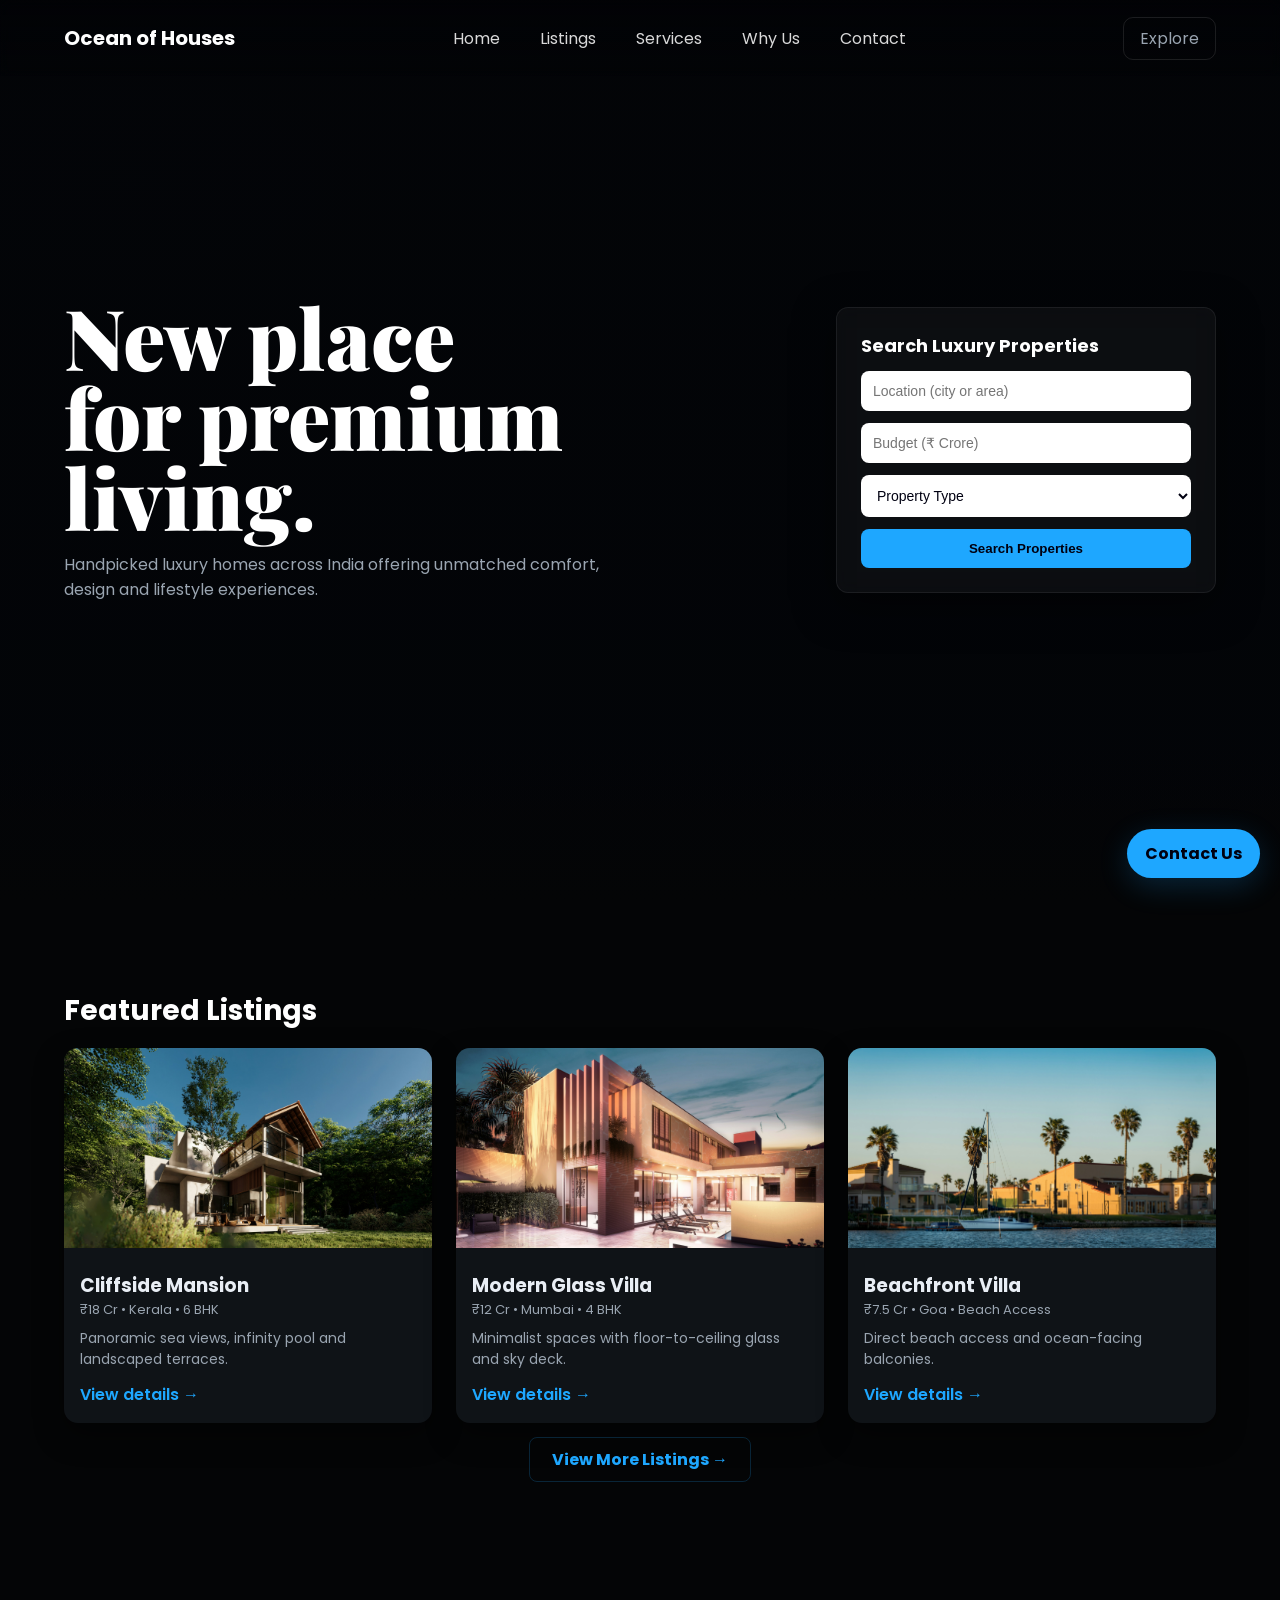
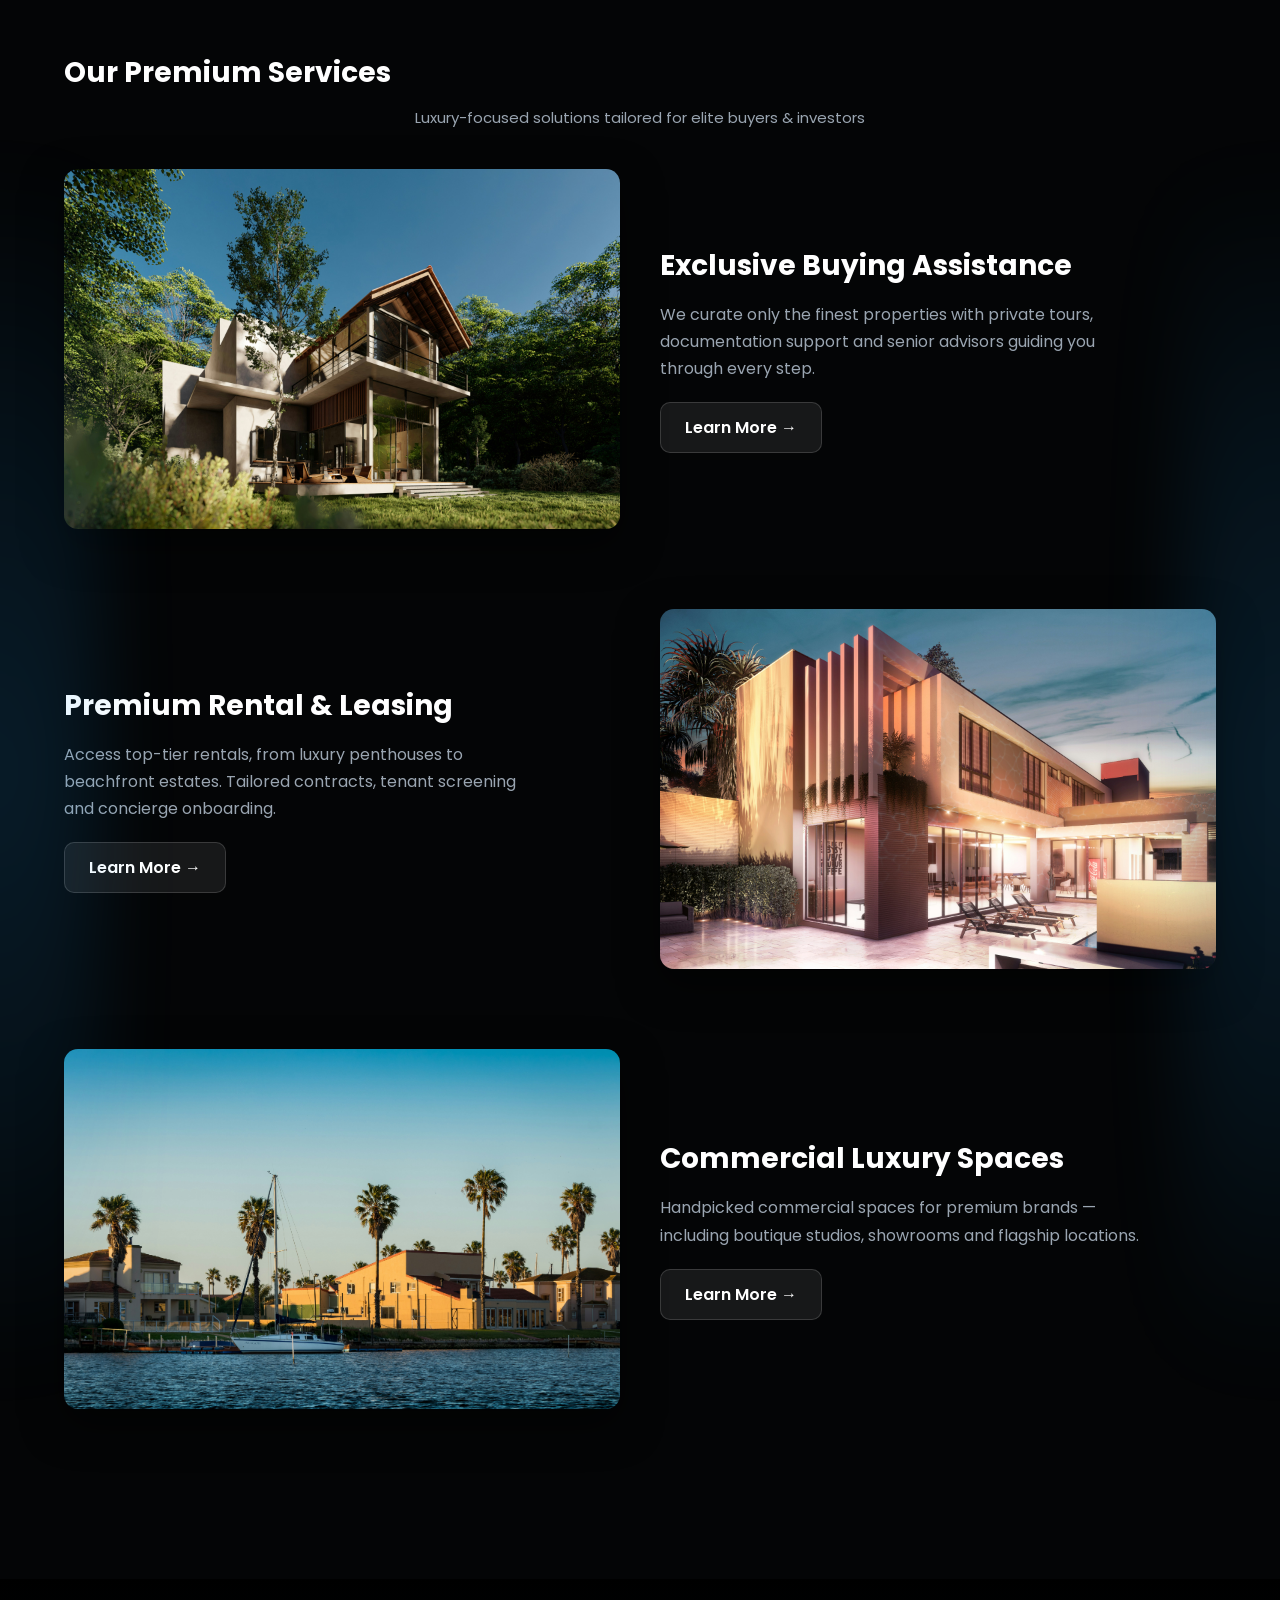
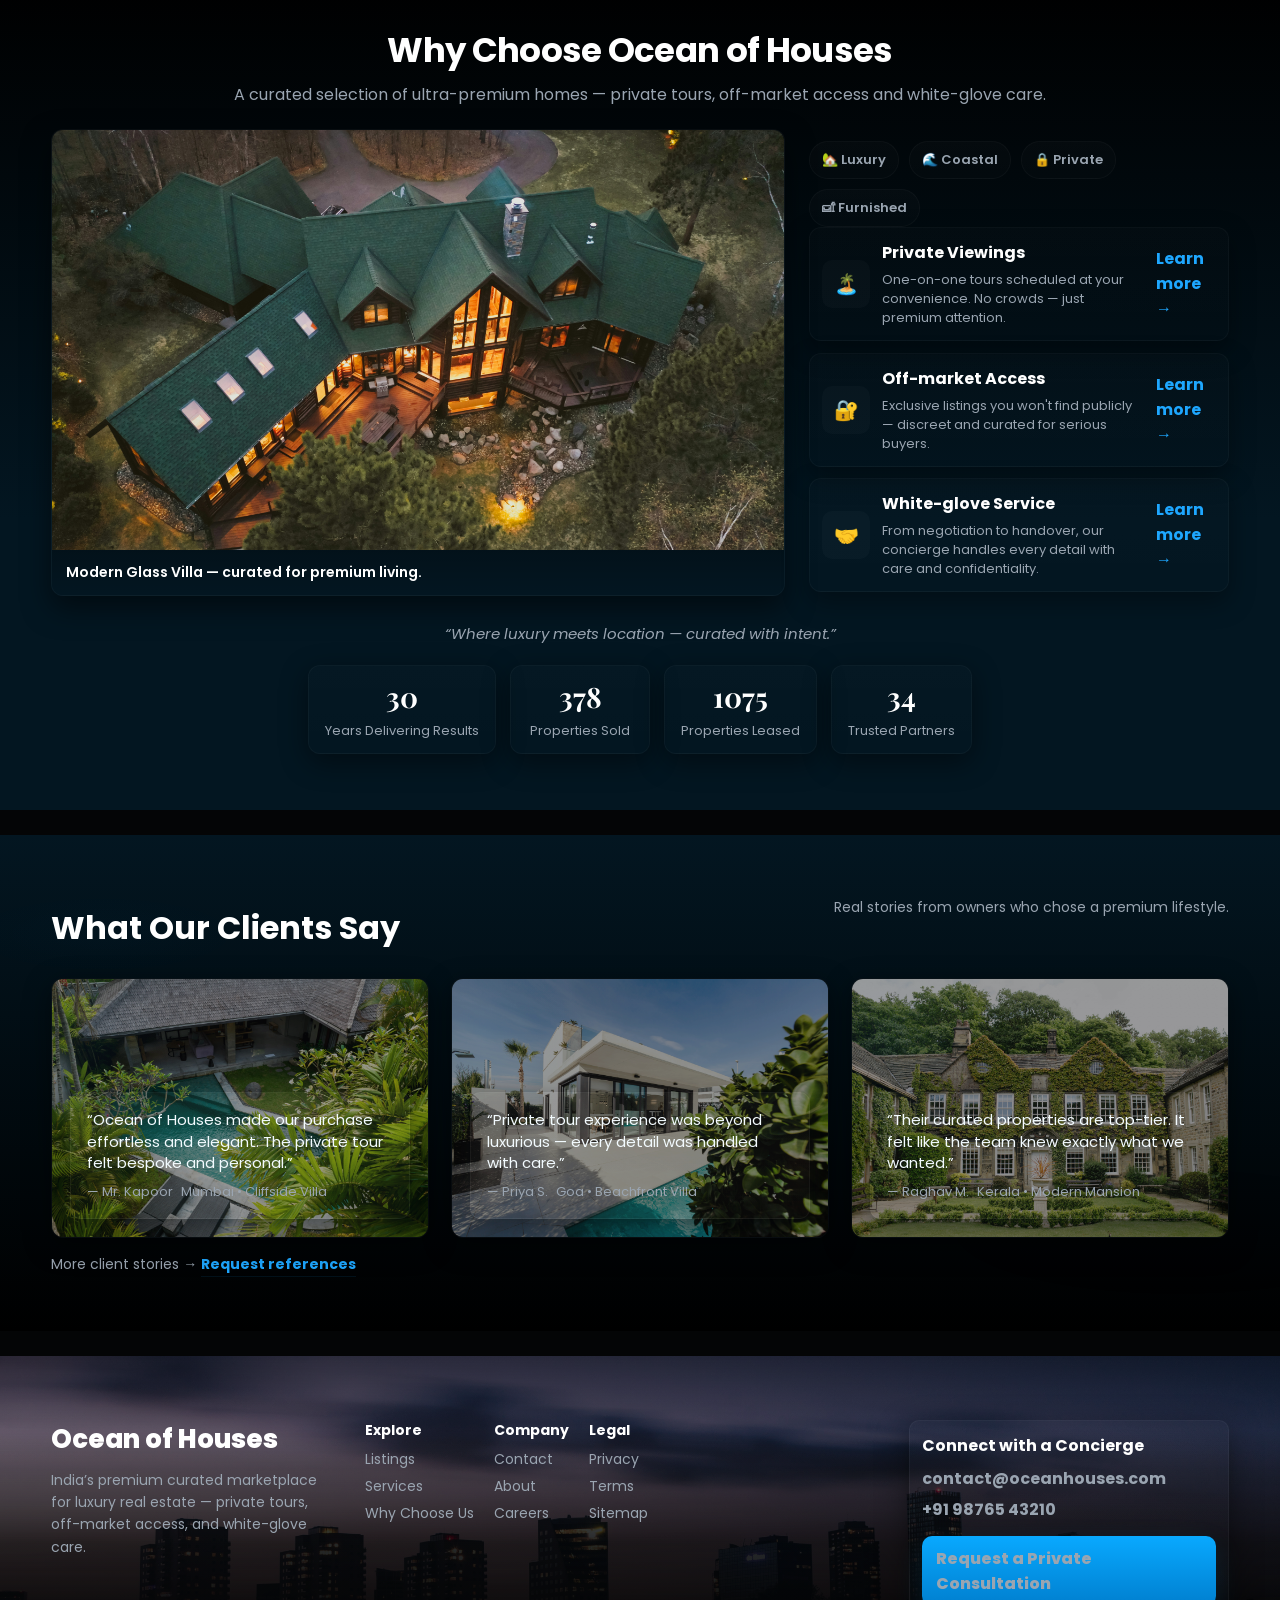
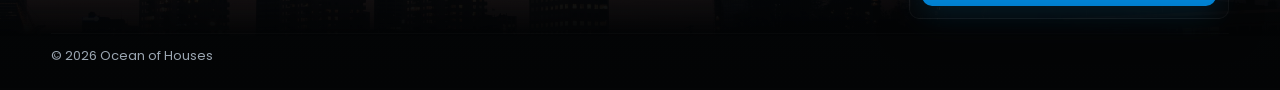
<file: index.html>
<!doctype html>
<html lang="en">
<head>
  <meta charset="utf-8" />
  <meta name="viewport" content="width=device-width,initial-scale=1" />
  <title>Ocean of Houses — New place for premium living.</title>

  <!-- Fonts -->
  <link href="https://fonts.googleapis.com/css2?family=Playfair+Display:wght@700;900&family=Poppins:wght@300;400;500;600&display=swap" rel="stylesheet">

  <link rel="stylesheet" href="style.css">
</head>
<body>
    <!-- Floating contact button -->
  <a href="#contact" class="floating-contact">Contact Us</a>

  <!-- nav -->
  <header class="nav-dark">
    <div class="nav-inner">
      <div class="brand">Ocean of Houses</div>

      <nav class="nav-links" aria-label="Main">
        <a href="#home">Home</a>
        <a href="#listings">Listings</a>
        <a href="#services">Services</a>
        <a href="#why-choose">Why Us</a>
        <a href="#contact">Contact</a>
      </nav>

      <a class="cta" href="#listings">Explore</a>
    </div>
  </header>

  <main>
    <!-- HERO -->
    <section id="home" class="hero-dark">

      <div class="bg-slideshow" aria-hidden="true">
        <div class="bg-img" style="background-image:url('./images/bg1.jpg')"></div>
        <div class="bg-img" style="background-image:url('./images/bg2.jpg')"></div>
        <div class="bg-img" style="background-image:url('./images/bg3.jpg')"></div>
      </div>

      <div class="hero-overlay"></div>

      <div class="hero-inner">
        <div class="hero-left">
          <h1 class="hero-heading">New place<br>for premium <br>living.</h1>
          <p class="hero-sub">Handpicked luxury homes across India offering unmatched comfort, design and lifestyle experiences.</p>
        </div>

        <aside class="hero-right">
          <div class="glass">
            <h3>Search Luxury Properties</h3>
            <form class="search-form" action="#" method="GET" novalidate>
              <input name="location" type="text" placeholder="Location (city or area)" required>
              <input name="budget" type="number" placeholder="Budget (₹ Crore)" min="0" step="0.1" required>
              <select name="type" required>
                <option value="">Property Type</option>
                <option value="villa">Villa</option>
                <option value="mansion">Mansion</option>
                <option value="penthouse">Penthouse</option>
              </select>
              <button class="btn-primary" type="submit">Search Properties</button>
            </form>
          </div>
        </aside>
      </div>

      <div class="hero-bottom-fade" aria-hidden="true"></div>
    </section>

        <!-- LISTINGS -->
    <section id="listings" class="section-dark">
      <div class="section-inner">
        <h2 class="section-title">Featured Listings</h2>

        <div class="listing-grid">

          <article class="listing-card">
            <img src="./images/list1.jpg" alt="Cliffside Mansion">
            <div class="listing-info">
              <h3>Cliffside Mansion</h3>
              <p class="meta">₹18 Cr • Kerala • 6 BHK</p>
              <p class="desc">Panoramic sea views, infinity pool and landscaped terraces.</p>
              <a class="link" href="#">View details →</a>
            </div>
          </article>

          <article class="listing-card">
            <img src="./images/list2.jpg" alt="Modern Glass Villa">
            <div class="listing-info">
              <h3>Modern Glass Villa</h3>
              <p class="meta">₹12 Cr • Mumbai • 4 BHK</p>
              <p class="desc">Minimalist spaces with floor-to-ceiling glass and sky deck.</p>
              <a class="link" href="#">View details →</a>
            </div>
          </article>

          <article class="listing-card">
            <img src="./images/list3.jpg" alt="Beachfront Villa">
            <div class="listing-info">
              <h3>Beachfront Villa</h3>
              <p class="meta">₹7.5 Cr • Goa • Beach Access</p>
              <p class="desc">Direct beach access and ocean-facing balconies.</p>
              <a class="link" href="#">View details →</a>
            </div>
          </article>

        </div>

        <div class="view-more-box">
          <a class="view-more-btn" href="./pages/listings.html">View More Listings →</a>
        </div>
      </div>
    </section>

 <!-- SERVICES -->
<section id="services" class="section-dark premium-split-services">
  <div class="section-inner">

    <h2 class="section-title">Our Premium Services</h2>
    <p class="section-sub">Luxury-focused solutions tailored for elite buyers & investors</p>

    <!-- Block 1 -->
    <div class="split-service-block">
      <div class="split-img" style="background-image:url('./images/list1.jpg')"></div>
      <div class="split-text">
        <h3>Exclusive Buying Assistance</h3>
        <p>We curate only the finest properties with private tours, documentation support and senior advisors guiding you through every step.</p>
        <a href="#" class="split-btn">Learn More →</a>
      </div>
    </div>

    <!-- Block 2 -->
    <div class="split-service-block reverse">
      <div class="split-img" style="background-image:url('./images/list2.jpg')"></div>
      <div class="split-text">
        <h3>Premium Rental & Leasing</h3>
        <p>Access top-tier rentals, from luxury penthouses to beachfront estates. Tailored contracts, tenant screening and concierge onboarding.</p>
        <a href="#" class="split-btn">Learn More →</a>
      </div>
    </div>

    <!-- Block 3 -->
    <div class="split-service-block">
      <div class="split-img" style="background-image:url('./images/list3.jpg')"></div>
      <div class="split-text">
        <h3>Commercial Luxury Spaces</h3>
        <p>Handpicked commercial spaces for premium brands — including boutique studios, showrooms and flagship locations.</p>
        <a href="#" class="split-btn">Learn More →</a>
      </div>
    </div>

  </div>
</section>

<!-- ===== WHY CHOOSE SECTION  ===== -->
<section id="why-choose" class="section-magazine">
  <div class="why-inner">


    <header class="why-head">
      <h2 class="why-title">Why Choose Ocean of Houses</h2>
      <div class="why-sub">A curated selection of ultra-premium homes — private tours, off-market access and white-glove care.</div>
    </header>

    <div class="why-grid">

      <div class="why-left">
   
        <figure class="big-figure">
         
          <img src="./images/prop2.jpg" alt="Modern Glass Villa — curated for premium living."
               width="1200" height="700" loading="lazy">
          <figcaption class="big-caption">Modern Glass Villa — curated for premium living.</figcaption>
        </figure>
  
      </div>

      <aside class="why-right">
        <div class="tags-ribbon tags-grid" aria-hidden="false">
          <span class="tag">🏡 Luxury</span>
          <span class="tag">🌊 Coastal</span>
          <span class="tag">🔒 Private</span>
          <span class="tag">🛋 Furnished</span>
        </div>

        <!-- feature cards -->
        <div class="feature-card">
          <div class="f-left">🏝️</div>
          <div class="f-body">
            <h3>Private Viewings</h3>
            <p>One-on-one tours scheduled at your convenience. No crowds — just premium attention.</p>
          </div>
          <span class="f-link">Learn more →</span>
        </div>

        <div class="feature-card">
          <div class="f-left">🔐</div>
          <div class="f-body">
            <h3>Off-market Access</h3>
            <p>Exclusive listings you won't find publicly — discreet and curated for serious buyers.</p>
          </div>
          <span class="f-link">Learn more →</span>
        </div>

        <div class="feature-card">
          <div class="f-left">🤝</div>
          <div class="f-body">
            <h3>White-glove Service</h3>
            <p>From negotiation to handover, our concierge handles every detail with care and confidentiality.</p>
          </div>
          <span class="f-link">Learn more →</span>
        </div>
      </aside>

    </div>

    <blockquote class="why-quote">“Where luxury meets location — curated with intent.”</blockquote>

    <div class="why-stats" id="whyStats">
      <div class="stat-card">
        <div class="stat-num">30</div>
        <div class="stat-label">Years Delivering Results</div>
      </div>
      <div class="stat-card">
        <div class="stat-num">378</div>
        <div class="stat-label">Properties Sold</div>
      </div>
      <div class="stat-card">
        <div class="stat-num">1075</div>
        <div class="stat-label">Properties Leased</div>
      </div>
      <div class="stat-card">
        <div class="stat-num">34</div>
        <div class="stat-label">Trusted Partners</div>
      </div>
    </div>

  </div>
</section>

<br>


<!-- TESTIMONIALS  -->
<section id="testimonials" class="section-dark testimonials-backed">
  <div class="section-inner">
<div class="testimonials-header">
  <h2 class="section-title">What Our Clients Say</h2>
  <div class="section-sub section-sub-right">Real stories from owners who chose a premium lifestyle.</div>
</div>

    <div class="testimonials-wrap">

      <article class="tb-card" style="--bg: url('./images/thumb1.jpg');">
        <div class="tb-content">
          <blockquote>“Ocean of Houses made our purchase effortless and elegant. The private tour felt bespoke and personal.”</blockquote>
          <div class="tb-meta"><span class="tb-name">— Mr. Kapoor</span><span class="tb-note">Mumbai • Cliffside Villa</span></div>
        </div>
      </article>

      <article class="tb-card" style="--bg: url('./images/thumb2.jpg');">
        <div class="tb-content">
          <blockquote>“Private tour experience was beyond luxurious — every detail was handled with care.”</blockquote>
          <div class="tb-meta"><span class="tb-name">— Priya S.</span><span class="tb-note">Goa • Beachfront Villa</span></div>
        </div>
      </article>

      <article class="tb-card" style="--bg: url('./images/thumb3.jpg');">
        <div class="tb-content">
          <blockquote>“Their curated properties are top-tier. It felt like the team knew exactly what we wanted.”</blockquote>
          <div class="tb-meta"><span class="tb-name">— Raghav M.</span><span class="tb-note">Kerala • Modern Mansion</span></div>
        </div>
      </article>

    </div>

    <div class="testimonial-compact">
      <p>More client stories → <a href="#contact" class="link-inline">Request references</a></p>
    </div>
  </div>
</section>

<br>


<!-- ===== FOOTER  ===== -->
<footer id="contact" class="big-cinematic-footer" aria-labelledby="footer-heading">

  <div class="footer-hero" aria-hidden="true" role="img" aria-label="Cinematic property background"></div>

 
  <div class="footer-inner-wrap">
    <div class="footer-top">
      <div class="brand-col">
        <div class="brand-logo">Ocean of Houses</div>
        <p class="brand-desc">India’s premium curated marketplace for luxury real estate — private tours, off-market access, and white-glove care.</p>
        <!-- <div class="brand-meta">© <span id="footerYear"></span> Ocean of Houses</div> -->
      </div>

      <nav class="footer-links" aria-label="Footer navigation">
        <div class="col">
          <h4>Explore</h4>
          <a href="#listings">Listings</a>
          <a href="#services">Services</a>
          <a href="#why-choose">Why Choose Us</a>
        </div>
        <div class="col">
          <h4>Company</h4>
          <a href="#contact">Contact</a>
          <a href="#">About</a>
          <a href="#">Careers</a>
        </div>
        <div class="col">
          <h4>Legal</h4>
          <a href="#">Privacy</a>
          <a href="#">Terms</a>
          <a href="#">Sitemap</a>
        </div>
      </nav>

      <div class="contact-col">
        <div class="contact-card">
          <div class="contact-head">Connect with a Concierge</div>
          <a class="contact-mail" href="mailto:contact@oceanhouses.com">contact@oceanhouses.com</a>
          <a class="contact-phone" href="tel:+919876543210">+91 98765 43210</a>
          <a class="contact-cta" href="#contact">Request a Private Consultation</a>
        </div>

        <!-- <div class="social-compact" aria-label="Social links">
          <a href="#" class="soc">IG</a>
          <a href="#" class="soc">IN</a>
          <a href="#" class="soc">YT</a>
        </div> -->
      </div>
    </div>

    <!-- bottom legal & credits -->
    <div class="footer-bottom">
      <div class="bottom-inner">
        <div>© <span id="footerYear2"></span> Ocean of Houses</div>
        <!-- <div class="right">Designed with care • Ocean of Houses</div> -->
      </div>
    </div>
  </div>
</footer>

<script src="script.js" defer></script>

</body>
</html>
</file>
<file: style.css>
/* VARIABLES */
:root{
  --bg:#040506;
  --panel:#0f1317;
  --muted:#9aa5b1;
  --accent:#1ea7ff;
  --glass: rgba(255,255,255,0.06);
  --container:1200px;
  --radius:12px;
}

*{
  box-sizing:border-box;
  margin:0;
  padding:0;
}

html,body{
  height:100%;
}

body{
  font-family:Poppins, Arial, sans-serif;
  background:var(--bg);
  color:#e9eef5;
  -webkit-font-smoothing:antialiased;
  -moz-osx-font-smoothing:grayscale;
}

/* FLOATING CONTACT BUTTON */
.floating-contact{
  position:fixed;
  right:20px;
  bottom:22px;
  z-index:200;
  background:var(--accent);
  color:#001;
  padding:12px 18px;
  border-radius:999px;
  text-decoration:none;
  font-weight:700;
  box-shadow:0 8px 30px rgba(30,167,255,0.2);
  transition:0.2s;
}
.floating-contact:hover{
  transform:translateY(-3px);
}

/* NAVBAR */
.nav-dark{
  position:fixed;
  top:0;left:0;right:0;
  height:76px;
  display:flex;
  align-items:center;
  z-index:150;
  background:linear-gradient(180deg, rgba(1,2,5,0.6), rgba(1,2,5,0.12));
  backdrop-filter:blur(6px);
}

.nav-inner{
  width:90%;
  max-width:var(--container);
  margin:auto;
  display:flex;
  justify-content:space-between;
  align-items:center;
}

.brand{
  font-weight:700;
  font-size:20px;
  color:white;
}

.nav-links{
  display:flex;
  gap:20px;
}

.nav-links a{
  color:rgba(255,255,255,0.85);
  text-decoration:none;
  padding:8px 10px;
  border-radius:8px;
  transition:0.2s;
}

.nav-links a:hover{
  background:rgba(255,255,255,0.07);
}

.cta{
  padding:8px 16px;
  border:1px solid rgba(255,255,255,0.1);
  border-radius:10px;
  color:var(--muted);
  text-decoration:none;
}

/* HERO SECTION */
.hero-dark{
  position:relative;
  height:100vh;
  min-height:100vh;
  display:flex;
  align-items:center;
  overflow:hidden;
}

/* BACKGROUND SLIDESHOW */
.bg-slideshow{
  position:absolute;
  inset:0;
  z-index:0;
}

.bg-img{
  position:absolute;
  inset:0;
  background-size:cover;
  background-position:center;
  opacity:0;
  transform:scale(1.02);
  animation:fadeBg 18s infinite linear;
}

.bg-img:nth-child(1){animation-delay:0s}
.bg-img:nth-child(2){animation-delay:6s}
.bg-img:nth-child(3){animation-delay:12s}

@keyframes fadeBg{
  0%{opacity:0;transform:scale(1.03)}
  6%{opacity:1;transform:scale(1)}
  30%{opacity:1;transform:scale(1)}
  36%{opacity:0;transform:scale(1.03)}
  100%{opacity:0}
}

/* DARK OVERLAY */
.hero-overlay{
  position:absolute;
  inset:0;
  z-index:1;
  background:
    linear-gradient(180deg, rgba(2,4,8,0.55), rgba(2,4,8,0.82)),
    radial-gradient(900px 400px at 10% 20%, rgba(5,12,30,0.08), transparent 30%);
}

/* HERO CONTENT */
.hero-inner{
  position:relative;
  z-index:10;
  width:90%;
  max-width:var(--container);
  margin:auto;
  display:flex;
  justify-content:space-between;
  align-items:center;
  gap:40px;
}

.hero-left{
  max-width:700px;
}

.hero-heading{
  font-family:'Playfair Display', serif;
  font-weight:900;
  font-size:clamp(36px, 7vw, 84px);
  color:white;
  line-height:0.95;
}

.hero-sub{
  color:var(--muted);
  line-height:1.6;
  max-width:550px;
  margin-top:14px;
}

/* GLASS SEARCH BOX */
.hero-right{
  width:380px;
  min-width:260px;
}

.glass{
  background:var(--glass);
  backdrop-filter:blur(8px);
  padding:24px;
  border-radius:var(--radius);
  border:1px solid rgba(255,255,255,0.07);
  box-shadow:0 12px 40px rgba(0,0,0,0.5);
}

.glass h3{
  margin-bottom:12px;
  color:white;
  font-size:18px;
}

.search-form{
  display:flex;
  flex-direction:column;
  gap:12px;
}

.search-form input,
.search-form select{
  padding:12px;
  border-radius:8px;
  border:none;
  background:white;
  font-size:14px;
  color:#001;
}

.btn-primary{
  padding:12px;
  border-radius:8px;
  background:var(--accent);
  border:none;
  color:#001;
  font-weight:700;
  cursor:pointer;
}

/* HERO BOTTOM FADE */
.hero-bottom-fade{
  position:absolute;
  bottom:0;
  left:0;
  right:0;
  height:160px;
  background:linear-gradient(180deg, transparent, var(--bg));
  z-index:9;
}

/* GENERIC SECTION */
.section-dark{
  padding:90px 0;
  background:var(--bg);
}

.section-inner{
  width:90%;
  max-width:var(--container);
  margin:auto;
}

.section-title{
  font-size:28px;
  margin-bottom:16px;
  color:white;
}

/* LISTINGS */
.listing-grid{
  display:grid;
  grid-template-columns:repeat(auto-fit,minmax(260px,1fr));
  gap:24px;
}

.listing-card{
  background:var(--panel);
  border-radius:14px;
  overflow:hidden;
  box-shadow:0 12px 30px rgba(0,0,0,0.45);
  transition:0.3s;
}

.listing-card:hover{
  transform:translateY(-6px);
  box-shadow:0 18px 50px rgba(0,0,0,0.6);
}

.listing-card img{
  width:100%;
  height:200px;
  object-fit:cover;
}

.listing-info{
  padding:16px;
}

.meta{
  color:var(--muted);
  font-size:13px;
  margin-bottom:6px;
}

.desc{
  color:var(--muted);
  margin:8px 0 12px;
  font-size:14px;
  line-height:1.5;
}

.link{
  color:var(--accent);
  text-decoration:none;
  font-weight:600;
}

/* VIEW MORE BUTTON */
.view-more-box{
  margin-top:24px;
  text-align:center;
}

.view-more-btn{
  padding:10px 22px;
  border-radius:8px;
  color:var(--accent);
  text-decoration:none;
  border:1px solid rgba(30,167,255,0.2);
  font-weight:700;
}

/* SERVICES */

.premium-split-services {
  position: relative;
  overflow: hidden;
}

/* left glow */
.premium-split-services::before,
.premium-split-services::after {
  content: "";
  position: absolute;
  top: 0;
  bottom: 0;
  width: 260px;
  pointer-events: none;
  z-index: 1;
  background: radial-gradient(
    circle at center,
    rgba(30, 167, 255, 0.14) 0%,
    rgba(30, 167, 255, 0.08) 40%,
    transparent 75%
  );
  filter: blur(38px);
}

/* left */
.premium-split-services::before {
  left: -160px;
}

/* right */
.premium-split-services::after {
  right: -160px;
}

.section-sub{
  text-align:center;
  color:var(--muted);
  margin-top:-10px;
  margin-bottom:40px;
  font-size:15px;
}

.service-cards-upgraded{
  display:grid;
  grid-template-columns:repeat(auto-fit,minmax(260px,1fr));
  gap:30px;
}

.service-card-up{
  background:var(--panel);
  border-radius:14px;
  overflow:hidden;
  box-shadow:0 12px 30px rgba(0,0,0,0.45);
  text-align:center;
  transition:0.3s;
}

.service-card-up:hover{
  transform:translateY(-6px);
  box-shadow:0 18px 50px rgba(0,0,0,0.6);
}

.service-card-up img{
  width:100%;
  height:180px;
  object-fit:cover;
}

.service-card-up h3{
  color:white;
  font-size:20px;
  margin-top:14px;
}

.service-card-up p{
  color:var(--muted);
  padding:0 16px;
  margin-top:8px;
  font-size:14px;
  line-height:1.6;
}

.service-btn{
  display:inline-block;
  margin-top:14px;
  padding:10px 20px;
  border-radius:8px;
  background:rgba(255,255,255,0.06);
  border:1px solid rgba(255,255,255,0.1);
  text-decoration:none;
  font-weight:600;
  color:white;
}

/* STATS BANNER */
.stats-banner{
  margin-top:60px;
  background:linear-gradient(180deg, rgba(255,255,255,0.03), rgba(255,255,255,0.01));
  border-radius:12px;
  padding:36px 20px;
  display:flex;
  justify-content:space-around;
  align-items:center;
  gap:30px;
  flex-wrap:wrap;
}

.stat-block{
  text-align:center;
}

.stat-block h3{
  font-size:32px;
  color:white;
  font-weight:800;
}

.stat-block p{
  color:var(--muted);
  font-size:14px;
  margin-top:4px;
}

/* WHY SECTION */
.two-cols{
  display:grid;
  grid-template-columns:1fr 400px;
  gap:30px;
  align-items:center;
}

.why-list{
  color:var(--muted);
  padding-left:20px;
  margin-top:10px;
}

.why-image{
  width:100%;
  border-radius:12px;
}

/* TESTIMONIALS */
.testimonial-grid{
  display:grid;
  grid-template-columns:repeat(auto-fit,minmax(260px,1fr));
  gap:20px;
  margin-top:20px;
}

.testimonial-box{
  background:var(--panel);
  padding:20px;
  border-radius:10px;
  box-shadow:0 10px 30px rgba(0,0,0,0.45);
  color:var(--muted);
  line-height:1.6;
}

.testimonial-box span{
  display:block;
  margin-top:10px;
  color:#c2c7ce;
}

/* ===== WHY CHOOSE  ===== */

:root{
  --bg-dark:#000;
  --navy-deep:#031621;
  --muted:#9aa5b1;
  --accent:#1ea7ff;
  --glass: rgba(255,255,255,0.04);
  --container:1200px;
  --radius:12px;
}

.section-magazine{
  background: linear-gradient(180deg, var(--bg-dark) 0%, var(--navy-deep) 65%);
  padding:40px 0 56px;
  position:relative;
  overflow:visible;
}

/* .section-magazine::after {
  content: "";
  position: absolute;
  left: 0;
  right: 0;
  bottom: -6px;          
  height: 180px;         
  pointer-events: none;
  z-index: 0;            
 
  background: linear-gradient(
    to bottom,
    rgba(3,6,10,0.00) 0%,
    rgba(3,6,10,0.03) 18%,
    rgba(3,6,10,0.08) 36%,
    rgba(3,6,10,0.18) 56%,
    rgba(3,6,10,0.36) 78%,
    rgba(3,6,10,0.60) 100%
  );
  filter: blur(3px);
} */

.why-inner{ width:92%; max-width:var(--container); margin:0 auto; }

.why-head{ text-align:center; margin-bottom:22px; }
.why-title{ font-family:Poppins, Arial, sans-serif; font-size:34px; color:#fff; margin:6px 0; letter-spacing:-0.02em; }
.why-sub{ color:var(--muted); font-family:Poppins, sans-serif; margin-top:6px; }

.why-grid{ display:grid; grid-template-columns: 1fr 420px; gap:24px; align-items:start; margin-top:6px; }

.big-figure{
  margin:0; border-radius:12px; overflow:hidden;
  border:1px solid rgba(255,255,255,0.03);
  box-shadow:0 12px 28px rgba(0,0,0,0.5); 
  background:linear-gradient(180deg, rgba(255,255,255,0.01), transparent);
}
.big-figure img{
  width:100%;
  height:420px;
  object-fit:cover;
  display:block;
}
.big-caption{
  position:relative; display:block; padding:12px 14px; color:#fff; font-weight:600;
  background: linear-gradient(180deg, rgba(0,0,0,0.22), transparent);
  font-size:14px;
}
.tags-ribbon{ display:flex; gap:10px; margin-top:12px; flex-wrap:wrap; }
.tag{
  background:linear-gradient(180deg, rgba(255,255,255,0.02), rgba(255,255,255,0.01));
  padding:8px 12px; border-radius:999px; color:var(--muted); font-weight:600;
  border:1px solid rgba(255,255,255,0.03);
  font-size:13px;
}
.why-right{ position:relative; }

.feature-card{
  display:grid; grid-template-columns:48px 1fr 60px; gap:12px; align-items:center;
  background:linear-gradient(180deg, rgba(255,255,255,0.01), rgba(255,255,255,0.005));
  padding:12px; border-radius:12px; margin-bottom:12px; border:1px solid rgba(255,255,255,0.03);
  transition: transform .2s ease; will-change: transform;
  box-shadow: 0 10px 26px rgba(0,0,0,0.35);
}
.feature-card:hover{ transform: translateY(-6px); }
.f-left{ width:48px; height:48px; border-radius:10px; display:flex; align-items:center; justify-content:center; background:rgba(255,255,255,0.02); color:var(--accent); font-size:20px; }
.f-body h3{ margin:0; color:#fff; font-size:16px; }
.f-body p{ margin:6px 0 0; color:var(--muted); font-size:13px; line-height:1.45; }
.f-link{ color:var(--accent); font-weight:700; text-decoration:none; justify-self:end; }

.why-quote{ text-align:center; color:var(--muted); font-family:Poppins, sans-serif; font-size:15px; margin:18px 0 14px; font-style:italic; }

.why-stats{ display:flex; gap:14px; justify-content:center; align-items:stretch; margin-top:12px; flex-wrap:wrap; }
.stat-card{
  background:linear-gradient(180deg, rgba(255,255,255,0.01), rgba(255,255,255,0.005));
  padding:14px 18px; border-radius:12px; min-width:150px; text-align:center;
  border:1px solid rgba(255,255,255,0.03); box-shadow:0 12px 36px rgba(0,0,0,0.45);
}
.stat-num{ font-family:'Playfair Display', serif; font-size:30px; color:#fff; font-weight:800; }
.stat-label{ color:var(--muted); margin-top:6px; font-size:13px; }

@media (max-width:1000px){
  .why-grid{ display:block; }
  .big-figure img{ height:300px; }
  .why-title{ font-size:26px; }
  .stat-card{ min-width:120px; }
}

@media (prefers-reduced-motion: reduce){
  .feature-card, .big-figure, .stat-card { transition: none !important; animation: none !important; }
}


/*  TESTIMONIALS SECTION  */

:root{
  --muted: #9aa5b1;
  --accent: #1ea7ff;
  --bg: #040506;
}

#testimonials {
  position: relative;
  background:linear-gradient(-360deg, black, #031621);
  padding-top: 72px; 
  padding-bottom: 56px;
  overflow: visible;
}

#testimonials .section-inner {
  position: relative;
  z-index: 3;
}

#testimonials {
  padding-top: 56px; 
}

.section-magazine .why-inner {
  position: relative;
  z-index: 3;
}

#testimonials::after {
  content: "";
  position: absolute;
  inset: 0;
  pointer-events: none;
  z-index: 1;
  background:
    radial-gradient(1000px 280px at 8% 20%, rgba(30,167,255,0.02), transparent 18%),
    radial-gradient(1000px 280px at 92% 80%, rgba(0,0,0,0.08), transparent 24%);
  opacity: 0.9;
}


#testimonials .section-inner {
  position: relative;
  z-index: 2;
  width: 92%;
  max-width: var(--container, 1200px);
  margin: 0 auto;
}

.testimonials-header {
  display: flex;
  justify-content: space-between;
  align-items: flex-end;
  gap: 18px;
  margin-bottom: 18px;
}
.testimonials-header .section-title {
  font-family: Poppins, sans-serif;
  font-size: 32px;
  color: #ffffff;
  margin: 0;
}
.testimonials-header .section-sub-right {
  color: var(--muted);
  font-family: Poppins, sans-serif;
  font-size: 15px;
  max-width: 520px;
  text-align: right;
}

#testimonials .section-title {
  font-size: 32px;
  margin: 0 0 6px 0;
  color: #fff;
}
#testimonials .section-sub {
  color: var(--muted);
  margin-top: 6px;
  font-size: 14px;
}

.testimonials-wrap {
  display: grid;
  grid-template-columns: repeat(auto-fit, minmax(260px, 1fr));
  gap: 22px;
  margin-top: 20px;
}

.tb-card {
  position: relative;
  height: 260px;
  border-radius: 12px;
  overflow: hidden;
  display: flex;
  align-items: flex-end;
  transition: transform .22s cubic-bezier(.2,.9,.2,1);
  will-change: transform;
  box-shadow: 0 8px 28px rgba(0,0,0,0.45); 
  background: linear-gradient(180deg, rgba(6,12,16,0.56), rgba(3,6,10,0.42));
  border: 1px solid rgba(255,255,255,0.02);
}

.tb-card::before {
  content: "";
  position: absolute;
  inset: 0;
  background-image: var(--bg);
  background-size: cover;
  background-position: center;
  opacity: 0.86;
  filter: brightness(.70) saturate(.95) contrast(.95); 
  transform: translateZ(0);
  z-index: 0;
}

.tb-card::after {
  content: "";
  position: absolute;
  inset: 0;
  background:
    radial-gradient(circle at 8% 22%, rgba(30,167,255,0.06), transparent 26%),
    radial-gradient(circle at 92% 78%, rgba(0,0,0,0.12), transparent 40%);
  mix-blend-mode: screen;
  pointer-events: none;
  z-index: 1;
}

.tb-content {
  position: relative;
  z-index: 2;
  margin: 18px;
  padding: 16px;
  border-radius: 10px;
  background: linear-gradient(180deg, rgba(255,255,255,0.03), rgba(255,255,255,0.015));
  border: 1px solid rgba(255,255,255,0.04);
  color: #eaf3ff;
  box-shadow: 0 8px 22px rgba(2,6,12,0.45);
  font-family: Poppins, sans-serif;
}

.tb-content blockquote {
  margin: 0 0 8px 0;
  color: #f3fbff;
  font-size: 15px;
  line-height: 1.45;
}
.tb-meta {
  font-size: 13px;
  color: var(--muted);
  display: flex;
  gap: 8px;
  align-items: center;
}

.tb-card:hover {
  transform: translateY(-6px);
}

.testimonial-compact {
  margin-top: 16px;
  color: var(--muted);
  font-size: 14px;
}
.testimonial-compact a {
  color: var(--accent);
  text-decoration: none;
  font-weight: 700;
  border-bottom: 1px solid rgba(30,167,255,0.09);
  padding-bottom: 2px;
}

.why-stats {
  display: flex;
  gap: 14px;
  justify-content: center;
  align-items: stretch;
  margin-top: 20px;
  flex-wrap: wrap;
}
.why-stats .stat-card {
  padding: 12px 16px;
  border-radius: 12px;
  min-width: 140px;
  text-align: center;
  background: linear-gradient(180deg, rgba(255,255,255,0.01), rgba(255,255,255,0.005));
  border: 1px solid rgba(255,255,255,0.03);
  box-shadow: 0 8px 28px rgba(0,0,0,0.45);
}
.stat-num {
  font-family: 'Playfair Display', serif;
  font-size: 28px;
  color: #fff;
  font-weight: 700;
}
.stat-label { color: var(--muted); margin-top: 6px; font-size: 13px; }

@media (prefers-reduced-motion: reduce) {
  #testimonials * { transition: none !important; animation: none !important; transform: none !important; }
}

@media (max-width: 1000px) {
  .testimonials-header { flex-direction: column; align-items: flex-start; gap: 8px; }
  .testimonials-header .section-sub-right { text-align: left; }
  .tb-card { height: 220px; }
  .testimonials-wrap { gap: 14px; }
  #testimonials { padding-top: 44px; padding-bottom: 36px; }
}


.premium-split-services .section-sub{
  text-align:center;
  color:var(--muted);
  margin-top:-4px;
  margin-bottom:40px;
}

.split-service-block{
  display:grid;
  grid-template-columns:1fr 1fr;
  gap:40px;
  align-items:center;
  margin-bottom:80px;
}

.split-service-block.reverse{
  direction:rtl;
}
.split-service-block.reverse .split-text{
  direction:ltr;
}

.split-img{
  background-size:cover;
  background-position:center;
  height:360px;
  border-radius:14px;
  box-shadow:0 15px 40px rgba(0,0,0,0.55);
}

.split-text h3{
  margin-bottom:14px;
  font-size:28px;
  color:white;
}

.split-text p{
  color:var(--muted);
  line-height:1.7;
  margin-bottom:20px;
  max-width:480px;
}

.split-btn{
  display:inline-block;
  padding:12px 24px;
  background:rgba(255,255,255,0.08);
  border:1px solid rgba(255,255,255,0.15);
  color:white;
  border-radius:10px;
  text-decoration:none;
  font-weight:600;
}

.split-btn:hover{
  background:rgba(255,255,255,0.15);
}

@media(max-width:900px){
  .split-service-block,
  .split-service-block.reverse{
    grid-template-columns:1fr;
    direction:ltr !important;
  }
  .split-img{
    height:280px;
  }
}


@media (max-width:900px){
  .hero-inner{
    flex-direction:column;
    align-items:flex-start;
    padding-top:120px;
  }
  .hero-right{
    width:100%;
  }
  .two-cols{
    grid-template-columns:1fr;
  }
  .nav-links{
    display:none;
  }
}

/*  FOOTER */

.big-cinematic-footer {
  --bg:#040506;
  --muted:#9aa5b1;
  --accent:#1ea7ff;
  position: relative;
  color: #eaf3ff;
  overflow: visible;
  font-family: Poppins, Arial, sans-serif;
}

.big-cinematic-footer .footer-hero {
  position: absolute;
  inset: 0;
  background-image: url('./images/footer-bg.jpg'); 
  background-size: cover;
  background-position: center center;
  pointer-events: none;
  z-index: 0;
  transform: translateZ(0);

  -webkit-mask-image: linear-gradient(
    to bottom,
    black 0%,
    black 22%,
    rgba(0,0,0,0.6) 34%,
    rgba(0,0,0,0.18) 56%,
    transparent 84%
  );
  mask-image: linear-gradient(
    to bottom,
    black 0%,
    black 22%,
    rgba(0,0,0,0.6) 34%,
    rgba(0,0,0,0.18) 56%,
    transparent 84%
  );
}

.big-cinematic-footer::before {
  content: "";
  position: absolute;
  inset: 0;
  background: linear-gradient(180deg,
    rgba(3,6,10,0.72) 0%,
    rgba(3,8,12,0.48) 28%,
    rgba(3,8,12,0.22) 56%,
    rgba(3,8,12,0.06) 80%,
    transparent 100%
  );
  z-index: 1; 
  pointer-events: none;
}

.big-cinematic-footer .footer-inner-wrap {
  position: relative;
  z-index: 3; 
  width: 92%;
  max-width: 1300px;
  margin: 0 auto;
  padding: 64px 0 24px; 
}

.big-cinematic-footer .footer-top {
  display: grid;
  grid-template-columns: 1fr 520px 320px;
  gap: 24px;
  align-items: start;
}


.brand-col .brand-logo {
  font-family:Poppins, Arial, sans-serif;
  font-size: 26px;
  font-weight: 800;
  color: #fff;
}
.brand-desc { margin-top:10px; color:var(--muted); max-width:340px; font-size:14px; line-height:1.6; }
.brand-meta { margin-top:12px; color:var(--muted); font-size:13px; }


.footer-links { display:flex; gap:20px; color:var(--muted); }
.footer-links .col h4 { color:#fff; margin-bottom:8px; font-size:14px; font-weight:700; }
.footer-links .col a { display:block; color:var(--muted); margin:6px 0; text-decoration:none; font-size:14px; }
.footer-links .col a:hover { color:var(--accent); transform: translateX(6px); transition: transform .16s ease, color .16s ease; }


.contact-card {
  background: linear-gradient(180deg, rgba(255,255,255,0.02), rgba(255,255,255,0.008));
  border: 1px solid rgba(255,255,255,0.04);
  padding: 12px;
  border-radius: 10px;
  box-shadow: 0 10px 30px rgba(0,0,0,0.5);
  color:var(--muted);
}
.contact-head { color:#fff; font-weight:700; margin-bottom:8px; }
.contact-mail, .contact-phone { display:block; color:var(--accent); text-decoration:none; font-weight:700; margin-bottom:6px; }


.contact-cta {
  display:inline-block;
  padding:10px 14px;
  margin-top:8px;
  border-radius:10px;
  background: linear-gradient(180deg, #09a9ff, #007fcf);
  color:#001;
  text-decoration:none;
  font-weight:800;
  box-shadow: 0 10px 30px rgba(9,169,255,0.12);
}

.contact-cta:hover { transform: translateY(-3px); transition: transform .14s ease; }

.social-compact { margin-top:10px; display:flex; gap:10px; }
.social-compact .soc {
  display:inline-flex; align-items:center; justify-content:center;
  width:36px; height:36px; border-radius:999px; text-decoration:none;
  background: rgba(255,255,255,0.02); color:var(--muted); font-weight:700; font-size:13px;
  border:1px solid rgba(255,255,255,0.03);
}

.footer-spacer {
  height: 44px;
  margin-top: 18px;
  border-radius: 8px;
  background: linear-gradient(180deg, rgba(255,255,255,0.006), rgba(255,255,255,0.002));
  border: 1px solid rgba(255,255,255,0.01);
  box-shadow: 0 6px 26px rgba(0,0,0,0.45);
  z-index: 2;
}

.footer-bottom { margin-top:14px; padding-top:12px; border-top: 1px solid rgba(255,255,255,0.02); }
.footer-bottom .bottom-inner { display:flex; justify-content:space-between; align-items:center; color:var(--muted); font-size:13px; }

@media (max-width:1100px) {
  .big-cinematic-footer .footer-top { grid-template-columns: 1fr; }
  .footer-links { margin-top:12px; flex-wrap:wrap; }
  .brand-desc { max-width:100%; }
  .footer-hero { 
    -webkit-mask-image: linear-gradient(to bottom, black 0%, black 26%, rgba(0,0,0,0.5) 40%, transparent 78%);
    mask-image: linear-gradient(to bottom, black 0%, black 26%, rgba(0,0,0,0.5) 40%, transparent 78%);
  }
}
@media (max-width:600px) {
  .footer-inner-wrap { padding:28px 0 16px; }
  .footer-spacer { height: 28px; }
}

.big-cinematic-footer a { color: inherit; text-decoration: none; }
.big-cinematic-footer a:hover { color: var(--accent); text-decoration: underline; }






/* HERO: Letter-by-letter cinematic reveal */
.hero-heading { 
  display:inline-block;
  line-height:0.95; 
  overflow:visible;
}

.hero-heading .char {
  display:inline-block;
  opacity:0;
  transform: translateY(18px);
  filter: blur(6px);
  will-change: transform, opacity, filter;
}

.hero-heading .char.space {
  display:inline-block;
  width:0.45ch; 
}

/* keyframes */
@keyframes charFadeUp {
  0% {
    opacity: 0;
    transform: translateY(18px);
    filter: blur(6px);
  }
  60% {
    opacity: 1;
    transform: translateY(-2px);
    filter: blur(0);
  }
  100% {
    opacity: 1;
    transform: translateY(0);
    filter: blur(0);
  }
}

/* animation is applied via inline style (JS adds stagger delays) */
@media (prefers-reduced-motion: reduce) {
  .hero-heading .char {
    opacity: 1 !important;
    transform: none !important;
    filter: none !important;
    animation: none !important;
  }
}
</file>
